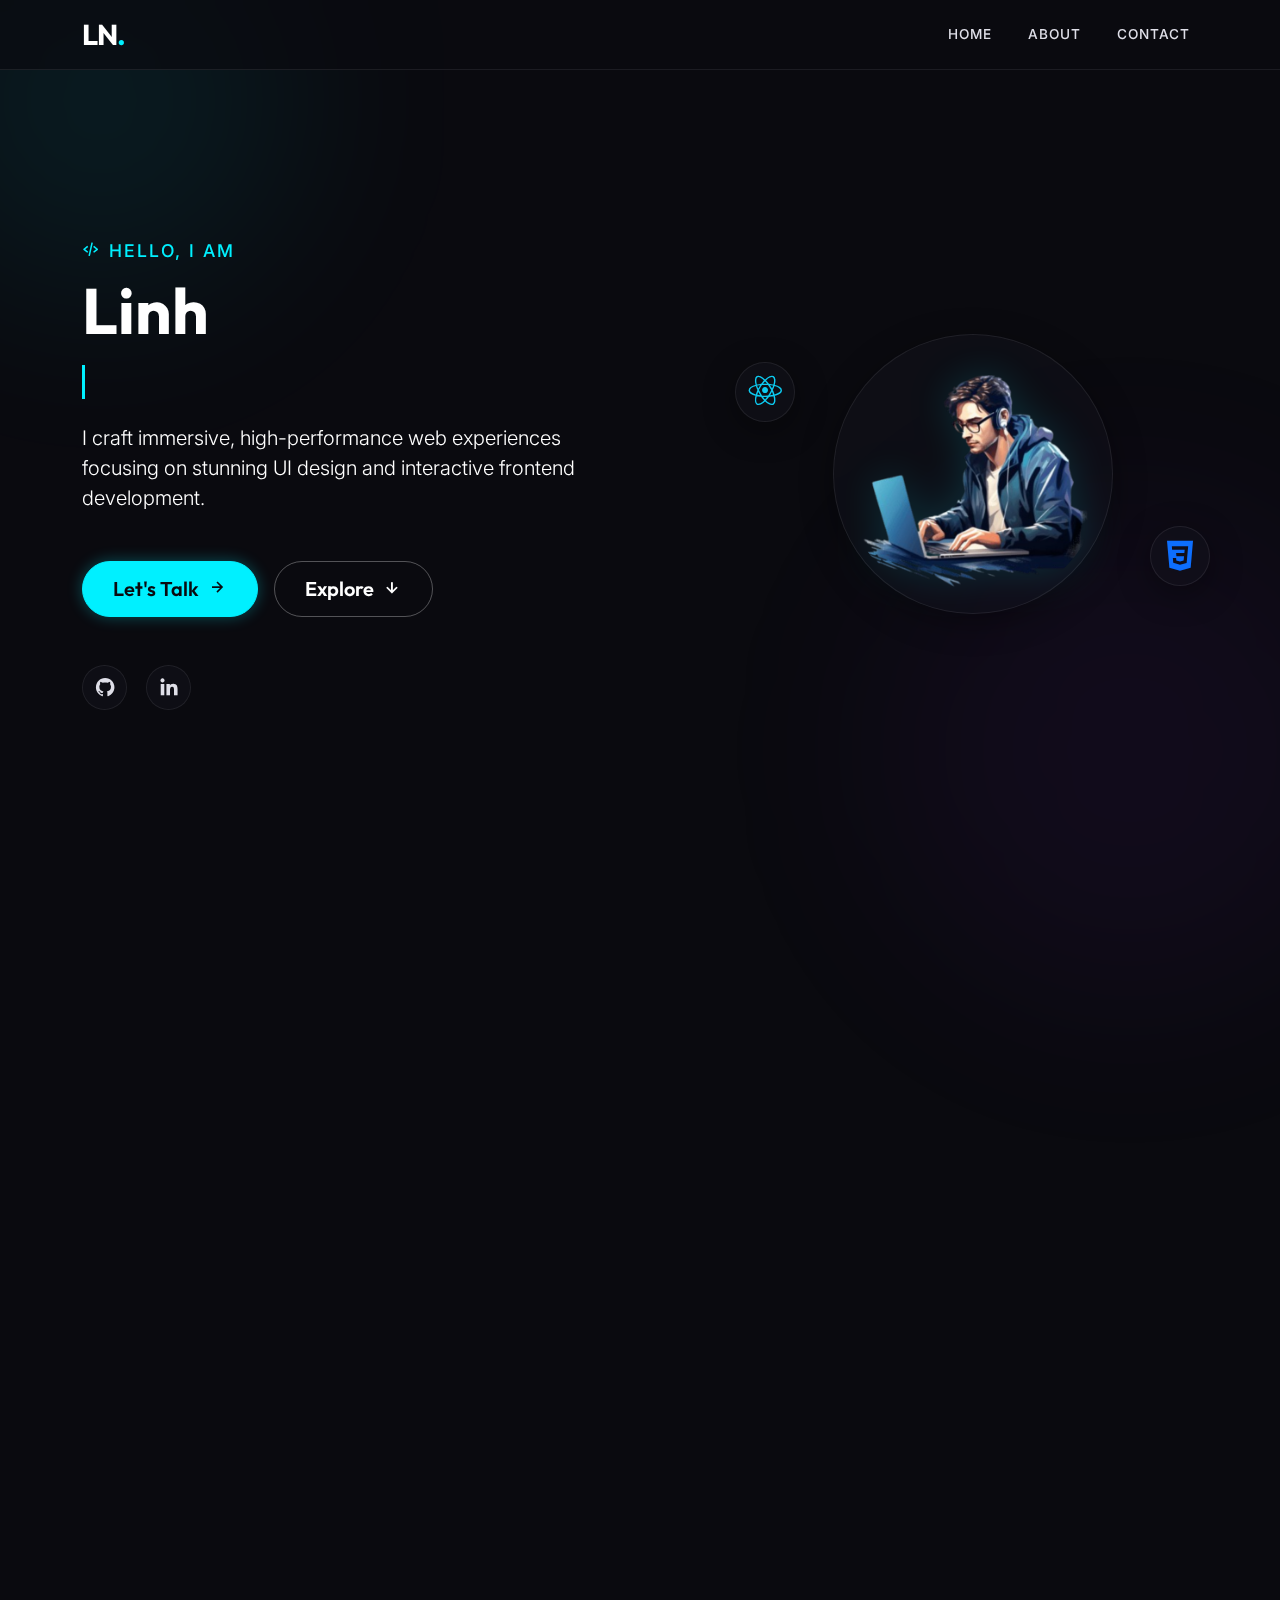
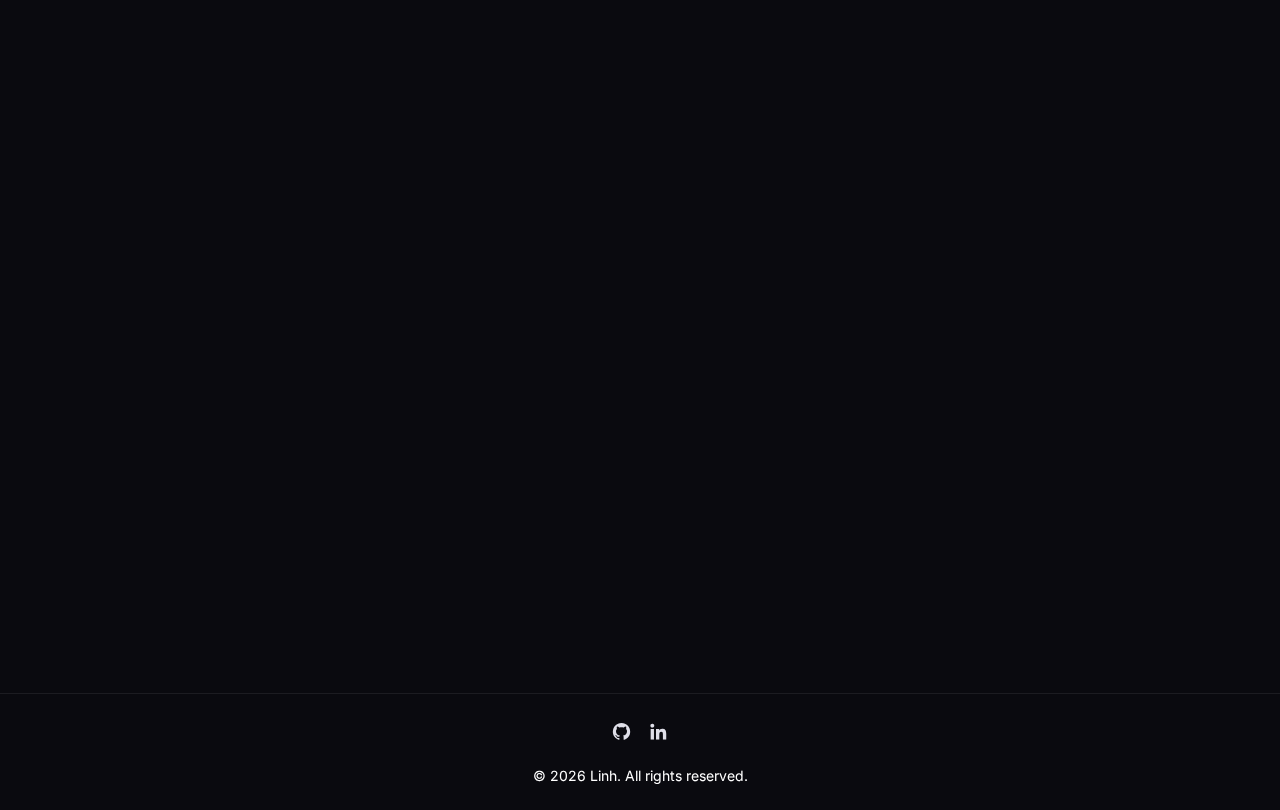
<file: index.html>
<!DOCTYPE html>
<html lang="en">

<head>
    <meta charset="UTF-8">
    <title>Linh - Portfolio</title>
    <meta name="viewport" content="width=device-width, initial-scale=1">
    <link rel="icon" href="./assets/image/favicon.jpg">

    <!-- SEO -->
    <meta name="description" content="Linh Nguyen Portfolio Website">
    <meta name="keywords" content="web developer, portfolio, frontend">
    <meta name="author" content="Linh Nguyen">

    <!-- Google Fonts: Outfit and Inter -->
    <link rel="preconnect" href="https://fonts.googleapis.com">
    <link rel="preconnect" href="https://fonts.gstatic.com" crossorigin>
    <link
        href="https://fonts.googleapis.com/css2?family=Inter:wght@300;400;500;600&family=Outfit:wght@400;600;800;900&display=swap"
        rel="stylesheet">

    <!-- Boxicons -->
    <link href='https://unpkg.com/boxicons@2.1.4/css/boxicons.min.css' rel='stylesheet'>

    <!-- Bootstrap CDN -->
    <link href="https://cdn.jsdelivr.net/npm/bootstrap@5.3.2/dist/css/bootstrap.min.css" rel="stylesheet">

    <link rel="stylesheet" href="./assets/style.css">
</head>

<body class="bg-dark-theme">

    <header>
        <!-- Navbar (Glassmorphism) -->
        <nav class="navbar navbar-expand-lg navbar-dark fixed-top glass-nav">
            <div class="container">
                <a class="navbar-brand fw-bold logo-text" href="#">LN<span class="text-primary-accent">.</span></a>
                <button class="navbar-toggler" type="button" data-bs-toggle="collapse" data-bs-target="#navbarNav">
                    <span class="navbar-toggler-icon"></span>
                </button>

                <div class="collapse navbar-collapse" id="navbarNav">
                    <ul class="navbar-nav ms-auto fw-medium">
                        <li class="nav-item"><a class="nav-link" href="#home">Home</a></li>
                        <li class="nav-item"><a class="nav-link" href="#about">About</a></li>
                        <li class="nav-item"><a class="nav-link" href="#contact">Contact</a></li>
                    </ul>
                </div>
            </div>
        </nav>
    </header>

    <!-- Background Elements -->
    <div class="bg-shape shape-1"></div>
    <div class="bg-shape shape-2"></div>

    <main>
        <!-- Hero / Home -->
        <section id="home" class="min-vh-100 d-flex align-items-center position-relative overflow-hidden pt-5">
            <div class="container z-index-1">
                <div class="row align-items-center justify-content-between flex-column-reverse flex-lg-row">

                    <div class="col-lg-6 mt-5 mt-lg-0 scroll-anim reveal-left">
                        <p class="greeting-text text-primary-accent mb-2"><i class='bx bx-code-alt'></i> Hello, I
                            am</p>
                        <h1 class="display-3 fw-bolder text-white mb-3">Linh</h1>
                        <h2 class="h3 text-light mb-4 text-opacity-75">
                            <span class="typing-text"></span><span class="cursor">&nbsp;</span>
                        </h2>
                        <p class="lead text mb-5 pe-lg-5">
                            I craft immersive, high-performance web experiences focusing on stunning UI design and
                            interactive frontend development.
                        </p>
                        <div class="d-flex gap-3">
                            <a href="#contact" class="btn btn-primary-custom btn-lg">Let's Talk <i
                                    class='bx bx-right-arrow-alt ms-1'></i></a>
                            <a href="#about" class="btn btn-outline-custom btn-lg">Explore <i
                                    class='bx bx-down-arrow-alt ms-1'></i></a>
                        </div>

                        <div class="social-links mt-5">
                            <a href="#" class="social-icon"><i class='bx bxl-github'></i></a>
                            <a href="#" class="social-icon"><i class='bx bxl-linkedin'></i></a>
                        </div>
                    </div>

                    <div class="col-lg-5 text-center position-relative scroll-anim reveal-right">
                        <div class="hero-image-wrapper glass-card p-2 rounded-circle mx-auto">
                            <img src="./assets/image/coder.png" class="img-fluid rounded-circle"
                                alt="Linh - Frontend Developer">
                        </div>
                        <div class="floating-badge badge-1 glass-card">
                            <i class='bx bxl-react text-info fs-1'></i>
                        </div>
                        <div class="floating-badge badge-2 glass-card">
                            <i class='bx bxl-css3 text-primary fs-1'></i>
                        </div>
                    </div>

                </div>
            </div>
        </section>

        <!-- About -->
        <section id="about" class="py-6 position-relative z-index-1">
            <div class="container">
                <div class="text-center mb-5 scroll-anim reveal-up">
                    <h2 class="section-title text-white fw-bold">About <span class="text-primary-accent">Me</span></h2>
                    <div class="divider mx-auto"></div>
                </div>

                <div class="row g-5 align-items-center">
                    <div class="col-lg-6 scroll-anim reveal-left">
                        <div class="glass-card p-4 p-md-5 rounded-4 h-100">
                            <!-- <h3 class="h4 text-white mb-4"></h3> -->
                            <p class="text-white leading-relaxed">
                                As a Software Engineering student, I focus on developing high-quality
                                software following best practices, clean code principles,
                                and structured development processes.
                                I am constantly learning and applying modern technologies to build efficient solutions.
                            </p>
                        </div>
                    </div>

                    <div class="col-lg-6 scroll-anim reveal-right">
                        <div class="row g-4">
                            <div class="col-sm-6">
                                <div class="skill-card glass-card rounded-4 p-4 text-center h-100">
                                    <div class="skill-icon mb-3 text-primary-accent">
                                        <i class='bx bx-code-curly fs-1'></i>
                                    </div>
                                    <h4 class="h5 text-white">Frontend Dev</h4>
                                    <p class="text-white small mb-0">HTML, CSS, JS, React</p>
                                </div>
                            </div>
                            <div class="col-sm-6">
                                <div class="skill-card glass-card rounded-4 p-4 text-center h-100">
                                    <div class="skill-icon mb-3 text-info">
                                        <i class='bx bxs-palette fs-1'></i>
                                    </div>
                                    <h4 class="h5 text-white">UI/UX Design</h4>
                                    <p class="text-white small mb-0">Figma</p>
                                </div>
                            </div>
                            <div class="col-sm-6">
                                <div class="skill-card glass-card rounded-4 p-4 text-center h-100">
                                    <div class="skill-icon mb-3 text-warning">
                                        <i class='bx bxl-bootstrap fs-1'></i>
                                    </div>
                                    <h4 class="h5 text-white">Frameworks</h4>
                                    <p class="text-white small mb-0">Bootstrap</p>
                                </div>
                            </div>
                            <div class="col-sm-6">
                                <div class="skill-card glass-card rounded-4 p-4 text-center h-100">
                                    <div class="skill-icon mb-3 text-success">
                                        <i class='bx bx-devices fs-1'></i>
                                    </div>
                                    <h4 class="h5 text-white">Responsive</h4>
                                    <p class="text-white small mb-0">Mobile-First Approach</p>
                                </div>
                            </div>
                        </div>
                    </div>
                </div>
            </div>
        </section>

        <!-- Contact -->
        <section id="contact" class="py-6 position-relative z-index-1">
            <div class="container">
                <div class="text-center mb-5 scroll-anim reveal-up">
                    <h2 class="section-title text-white fw-bold">Contact <span class="text-primary-accent">Me</span>
                    </h2>
                    <div class="divider mx-auto"></div>
                    <p class="text-muted mt-3">Let's build something amazing together.</p>
                </div>

                <div class="row justify-content-center scroll-anim reveal-up">
                    <div class="col-lg-8">
                        <div class="glass-card p-4 p-md-5 rounded-4">
                            <form id="contactForm" class="contact-form">
                                <div class="row g-4">
                                    <div class="col-md-6">
                                        <div class="form-floating input-group-custom">
                                            <input type="text" class="form-control" id="name" placeholder="Name"
                                                required>
                                            <label for="name">Your Name</label>
                                        </div>
                                    </div>
                                    <div class="col-md-6">
                                        <div class="form-floating input-group-custom">
                                            <input type="email" class="form-control" id="email" placeholder="Email"
                                                required>
                                            <label for="email">Your Email</label>
                                        </div>
                                    </div>
                                    <div class="col-12">
                                        <div class="form-floating input-group-custom">
                                            <textarea class="form-control" id="message" placeholder="Message"
                                                style="height: 150px" required></textarea>
                                            <label for="message">Your Message</label>
                                        </div>
                                    </div>
                                    <div class="col-12 text-center mt-4">
                                        <button type="submit"
                                            class="btn btn-primary-custom btn-lg w-100 position-relative"
                                            id="submitBtn">
                                            <span class="btn-text">Send Message <i class='bx bx-send ms-2'></i></span>
                                            <span class="spinner-border spinner-border-sm d-none" role="status"
                                                aria-hidden="true"></span>
                                        </button>
                                    </div>
                                </div>
                            </form>
                        </div>
                    </div>
                </div>
            </div>
        </section>
    </main>

    <footer class="py-4 position-relative z-index-1 text-center glass-footer">
        <div class="container">
            <div class="d-flex justify-content-center mb-3">
                <a href="#" class="social-icon-footer mx-2"><i class='bx bxl-github'></i></a>
                <a href="#" class="social-icon-footer mx-2"><i class='bx bxl-linkedin'></i></a>
            </div>
            <p class="mb-0 text-white small">
                &copy; <span id="year"></span> Linh. All rights reserved.
            </p>
        </div>
    </footer>

    <script src="./assets/script.js"></script>
    <script src="https://cdn.jsdelivr.net/npm/bootstrap@5.3.2/dist/js/bootstrap.bundle.min.js"></script>

</body>

</html>
</file>
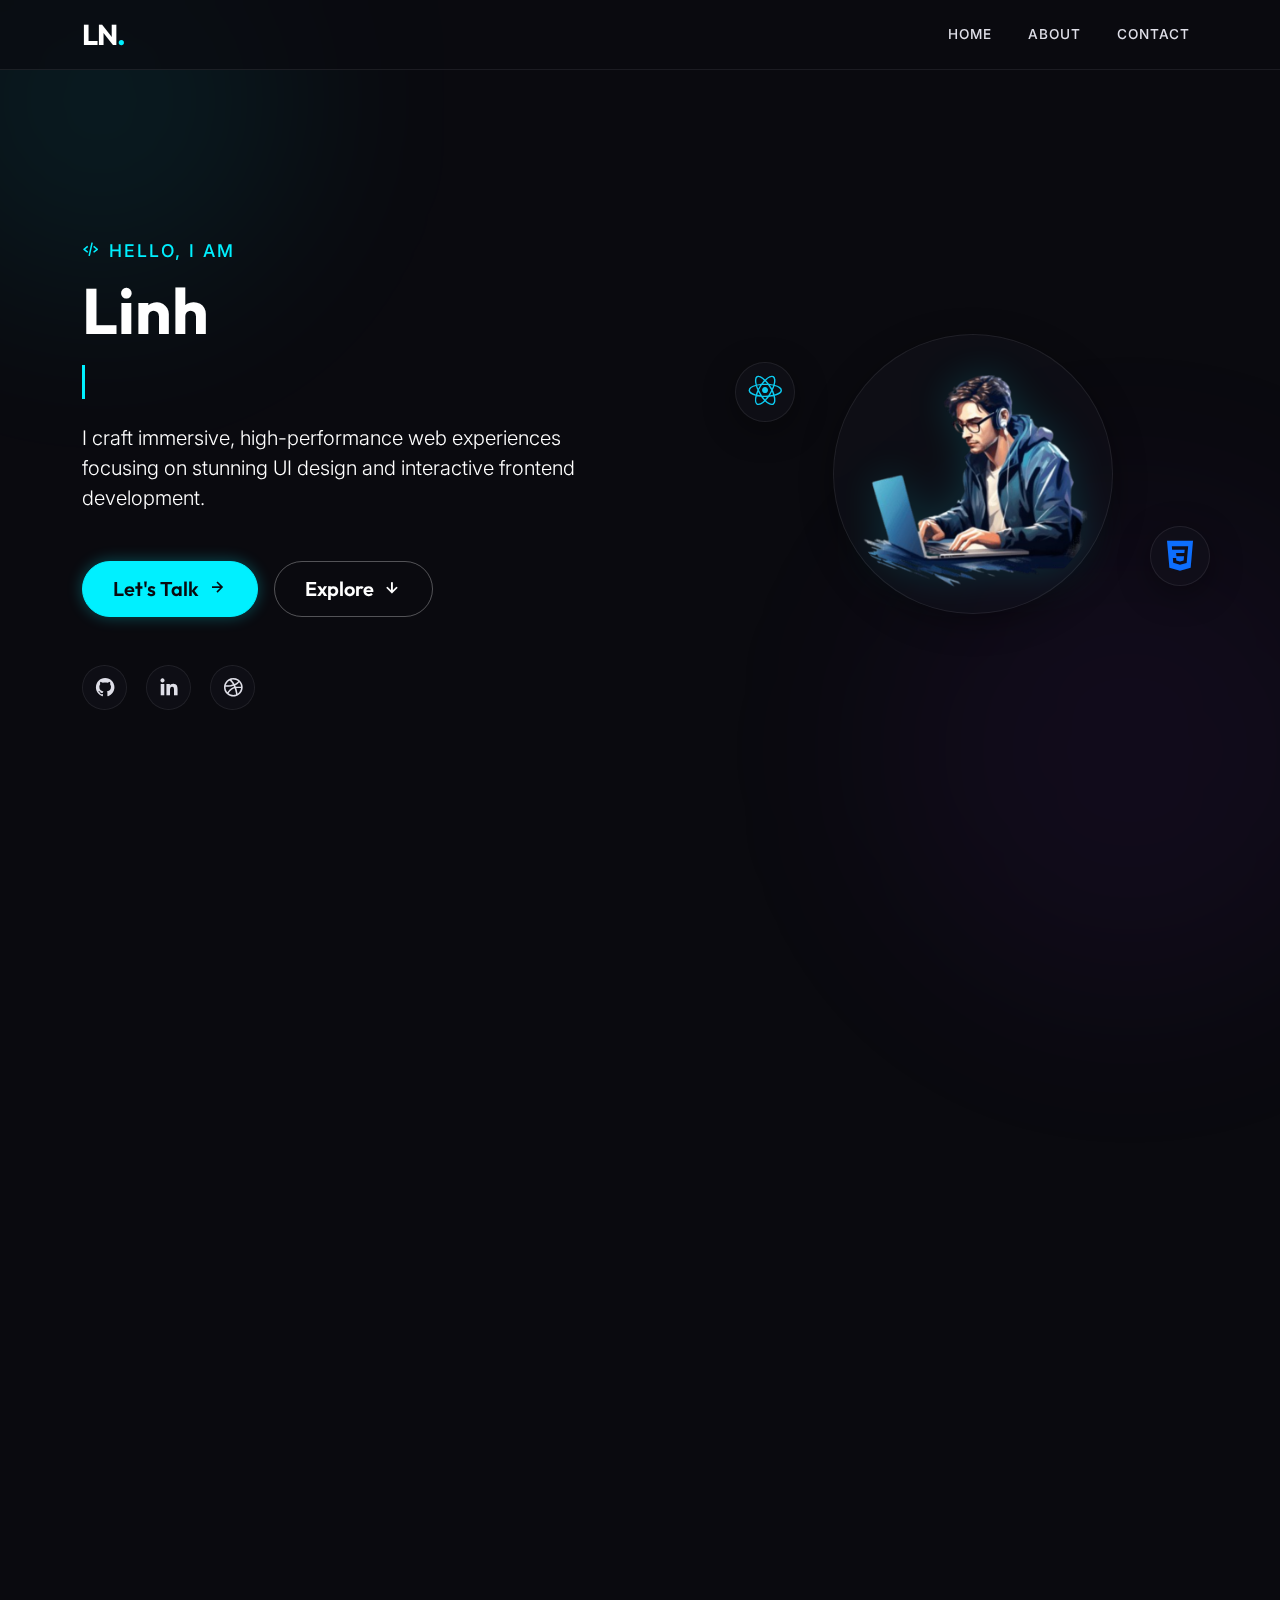
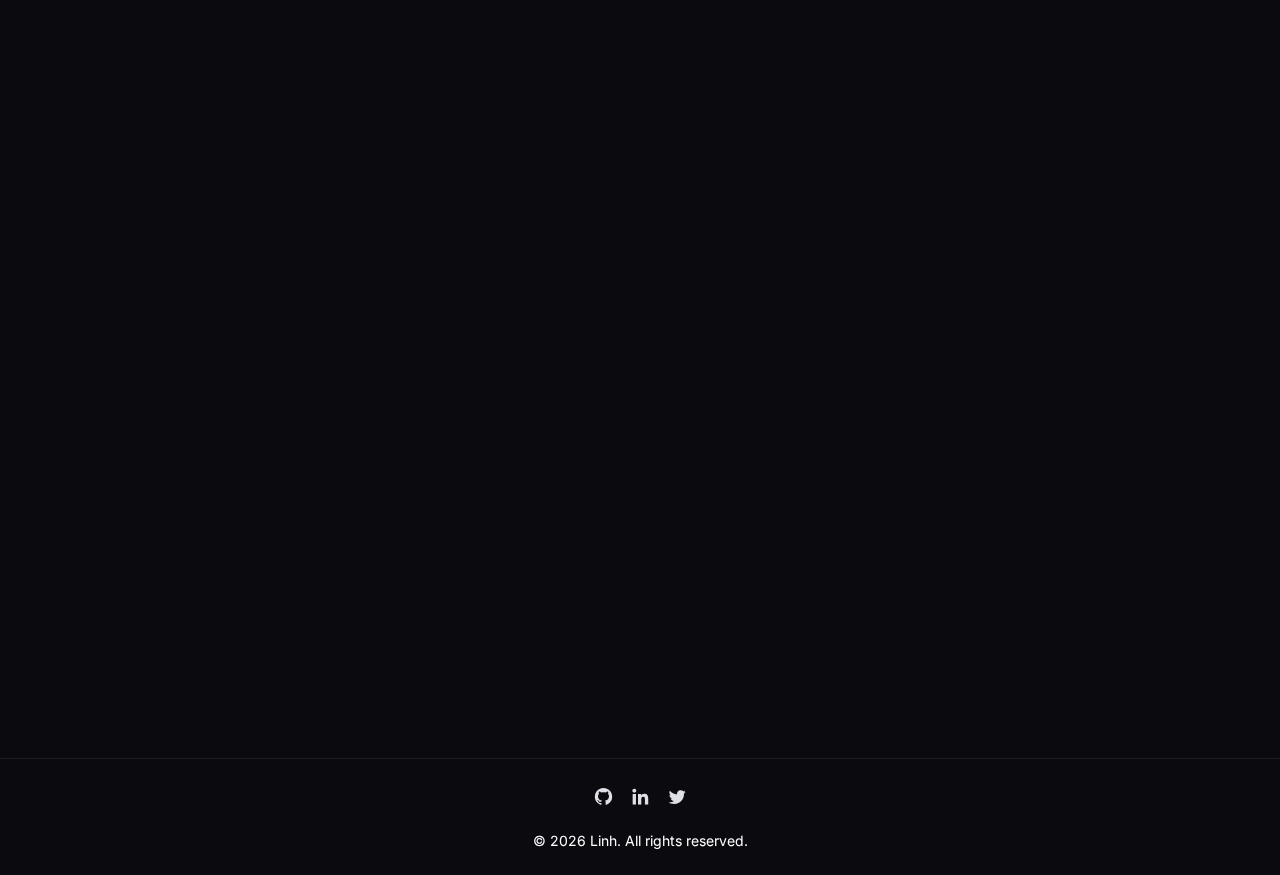
<file: portfolio/index.html>
<!DOCTYPE html>
<html lang="en">

<head>
    <meta charset="UTF-8">
    <title>Linh - Portfolio</title>
    <meta name="viewport" content="width=device-width, initial-scale=1">

    <!-- Google Fonts: Outfit and Inter -->
    <link rel="preconnect" href="https://fonts.googleapis.com">
    <link rel="preconnect" href="https://fonts.gstatic.com" crossorigin>
    <link
        href="https://fonts.googleapis.com/css2?family=Inter:wght@300;400;500;600&family=Outfit:wght@400;600;800;900&display=swap"
        rel="stylesheet">

    <!-- Boxicons -->
    <link href='https://unpkg.com/boxicons@2.1.4/css/boxicons.min.css' rel='stylesheet'>

    <!-- Bootstrap CDN -->
    <link href="https://cdn.jsdelivr.net/npm/bootstrap@5.3.2/dist/css/bootstrap.min.css" rel="stylesheet">

    <link rel="stylesheet" href="./assets/style.css">
</head>

<body class="bg-dark-theme">

    <header>
        <!-- Navbar (Glassmorphism) -->
        <nav class="navbar navbar-expand-lg navbar-dark fixed-top glass-nav">
            <div class="container">
                <a class="navbar-brand fw-bold logo-text" href="#">LN<span class="text-primary-accent">.</span></a>
                <button class="navbar-toggler" type="button" data-bs-toggle="collapse" data-bs-target="#navbarNav">
                    <span class="navbar-toggler-icon"></span>
                </button>

                <div class="collapse navbar-collapse" id="navbarNav">
                    <ul class="navbar-nav ms-auto fw-medium">
                        <li class="nav-item"><a class="nav-link" href="#home">Home</a></li>
                        <li class="nav-item"><a class="nav-link" href="#about">About</a></li>
                        <li class="nav-item"><a class="nav-link" href="#contact">Contact</a></li>
                    </ul>
                </div>
            </div>
        </nav>
    </header>

    <!-- Background Elements -->
    <div class="bg-shape shape-1"></div>
    <div class="bg-shape shape-2"></div>

    <main>
        <!-- Hero / Home -->
        <section id="home" class="min-vh-100 d-flex align-items-center position-relative overflow-hidden pt-5">
            <div class="container z-index-1">
                <div class="row align-items-center justify-content-between flex-column-reverse flex-lg-row">

                    <div class="col-lg-6 mt-5 mt-lg-0 scroll-anim reveal-left">
                        <p class="greeting-text text-primary-accent mb-2"><i class='bx bx-code-alt'></i> Hello, I
                            am</p>
                        <h1 class="display-3 fw-bolder text-white mb-3">Linh</h1>
                        <h2 class="h3 text-light mb-4 text-opacity-75">
                            <span class="typing-text"></span><span class="cursor">&nbsp;</span>
                        </h2>
                        <p class="lead text mb-5 pe-lg-5">
                            I craft immersive, high-performance web experiences focusing on stunning UI design and
                            interactive frontend development.
                        </p>
                        <div class="d-flex gap-3">
                            <a href="#contact" class="btn btn-primary-custom btn-lg">Let's Talk <i
                                    class='bx bx-right-arrow-alt ms-1'></i></a>
                            <a href="#about" class="btn btn-outline-custom btn-lg">Explore <i
                                    class='bx bx-down-arrow-alt ms-1'></i></a>
                        </div>

                        <div class="social-links mt-5">
                            <a href="#" class="social-icon"><i class='bx bxl-github'></i></a>
                            <a href="#" class="social-icon"><i class='bx bxl-linkedin'></i></a>
                            <a href="#" class="social-icon"><i class='bx bxl-dribbble'></i></a>
                        </div>
                    </div>

                    <div class="col-lg-5 text-center position-relative scroll-anim reveal-right">
                        <div class="hero-image-wrapper glass-card p-2 rounded-circle mx-auto">
                            <img src="./assets/image/coder.png" class="img-fluid rounded-circle"
                                alt="Linh - Frontend Developer">
                        </div>
                        <div class="floating-badge badge-1 glass-card">
                            <i class='bx bxl-react text-info fs-1'></i>
                        </div>
                        <div class="floating-badge badge-2 glass-card">
                            <i class='bx bxl-css3 text-primary fs-1'></i>
                        </div>
                    </div>

                </div>
            </div>
        </section>

        <!-- About -->
        <section id="about" class="py-6 position-relative z-index-1">
            <div class="container">
                <div class="text-center mb-5 scroll-anim reveal-up">
                    <h2 class="section-title text-white fw-bold">About <span class="text-primary-accent">Me</span></h2>
                    <div class="divider mx-auto"></div>
                </div>

                <div class="row g-5 align-items-center">
                    <div class="col-lg-6 scroll-anim reveal-left">
                        <div class="glass-card p-4 p-md-5 rounded-4 h-100">
                            <h3 class="h4 text-white mb-4">My Journey</h3>
                            <p class="text-white leading-relaxed">
                                With a deep passion for pixel-perfect design and smooth user experiences, I bridge the
                                gap between aesthetics and functionality.
                            </p>
                            <p class="text-white leading-relaxed">
                                I specialize in building responsive, accessible, and fast web applications using modern
                                technologies. My approach generally involves writing clean, maintainable code while
                                keeping an eye on the latest design trends like glassmorphism and dark mode interfaces.
                            </p>
                        </div>
                    </div>

                    <div class="col-lg-6 scroll-anim reveal-right">
                        <div class="row g-4">
                            <div class="col-sm-6">
                                <div class="skill-card glass-card rounded-4 p-4 text-center h-100">
                                    <div class="skill-icon mb-3 text-primary-accent">
                                        <i class='bx bx-code-curly fs-1'></i>
                                    </div>
                                    <h4 class="h5 text-white">Frontend Dev</h4>
                                    <p class="text-muted small mb-0">HTML, CSS, JS, React</p>
                                </div>
                            </div>
                            <div class="col-sm-6">
                                <div class="skill-card glass-card rounded-4 p-4 text-center h-100">
                                    <div class="skill-icon mb-3 text-info">
                                        <i class='bx bxs-palette fs-1'></i>
                                    </div>
                                    <h4 class="h5 text-white">UI/UX Design</h4>
                                    <p class="text-muted small mb-0">Figma, Wireframing</p>
                                </div>
                            </div>
                            <div class="col-sm-6">
                                <div class="skill-card glass-card rounded-4 p-4 text-center h-100">
                                    <div class="skill-icon mb-3 text-warning">
                                        <i class='bx bxl-bootstrap fs-1'></i>
                                    </div>
                                    <h4 class="h5 text-white">Frameworks</h4>
                                    <p class="text-muted small mb-0">Bootstrap, Tailwind</p>
                                </div>
                            </div>
                            <div class="col-sm-6">
                                <div class="skill-card glass-card rounded-4 p-4 text-center h-100">
                                    <div class="skill-icon mb-3 text-success">
                                        <i class='bx bx-devices fs-1'></i>
                                    </div>
                                    <h4 class="h5 text-white">Responsive</h4>
                                    <p class="text-muted small mb-0">Mobile-First Approach</p>
                                </div>
                            </div>
                        </div>
                    </div>
                </div>
            </div>
        </section>

        <!-- Contact -->
        <section id="contact" class="py-6 position-relative z-index-1">
            <div class="container">
                <div class="text-center mb-5 scroll-anim reveal-up">
                    <h2 class="section-title text-white fw-bold">Contact <span class="text-primary-accent">Me</span>
                    </h2>
                    <div class="divider mx-auto"></div>
                    <p class="text-muted mt-3">Let's build something amazing together.</p>
                </div>

                <div class="row justify-content-center scroll-anim reveal-up">
                    <div class="col-lg-8">
                        <div class="glass-card p-4 p-md-5 rounded-4">
                            <form id="contactForm" class="contact-form">
                                <div class="row g-4">
                                    <div class="col-md-6">
                                        <div class="form-floating input-group-custom">
                                            <input type="text" class="form-control" id="name" placeholder="Name"
                                                required>
                                            <label for="name">Your Name</label>
                                        </div>
                                    </div>
                                    <div class="col-md-6">
                                        <div class="form-floating input-group-custom">
                                            <input type="email" class="form-control" id="email" placeholder="Email"
                                                required>
                                            <label for="email">Your Email</label>
                                        </div>
                                    </div>
                                    <div class="col-12">
                                        <div class="form-floating input-group-custom">
                                            <textarea class="form-control" id="message" placeholder="Message"
                                                style="height: 150px" required></textarea>
                                            <label for="message">Your Message</label>
                                        </div>
                                    </div>
                                    <div class="col-12 text-center mt-4">
                                        <button type="submit"
                                            class="btn btn-primary-custom btn-lg w-100 position-relative"
                                            id="submitBtn">
                                            <span class="btn-text">Send Message <i class='bx bx-send ms-2'></i></span>
                                            <span class="spinner-border spinner-border-sm d-none" role="status"
                                                aria-hidden="true"></span>
                                        </button>
                                    </div>
                                </div>
                            </form>
                        </div>
                    </div>
                </div>
            </div>
        </section>
    </main>

    <footer class="py-4 position-relative z-index-1 text-center glass-footer">
        <div class="container">
            <div class="d-flex justify-content-center mb-3">
                <a href="#" class="social-icon-footer mx-2"><i class='bx bxl-github'></i></a>
                <a href="#" class="social-icon-footer mx-2"><i class='bx bxl-linkedin'></i></a>
                <a href="#" class="social-icon-footer mx-2"><i class='bx bxl-twitter'></i></a>
            </div>
            <p class="mb-0 text-white small">
                &copy; <span id="year"></span> Linh. All rights reserved.
            </p>
        </div>
    </footer>

    <script src="./assets/script.js"></script>
    <script src="https://cdn.jsdelivr.net/npm/bootstrap@5.3.2/dist/js/bootstrap.bundle.min.js"></script>

</body>

</html>
</file>
<file: assets/style.css>
/* ======== CSS Variables & Reset ======== */
:root {
    --bg-dark: #0a0a0f;
    --bg-card: rgba(20, 20, 30, 0.4);
    --primary-accent: #00f0ff;
    --primary-hover: #00c3cc;
    --text-main: #ffffff;
    --text-muted: #dfdfe8;
    --glass-border: rgba(255, 255, 255, 0.08);
    --glass-shadow: 0 8px 32px 0 rgba(0, 0, 0, 0.37);
    --font-heading: 'Outfit', sans-serif;
    --font-body: 'Inter', sans-serif;
}

* {
    margin: 0;
    padding: 0;
    box-sizing: border-box;
}

html {
    scroll-behavior: smooth;
}

body.bg-dark-theme {
    background-color: var(--bg-dark);
    color: var(--text-main);
    font-family: var(--font-body);
    overflow-x: hidden;
}

h1,
h2,
h3,
h4,
h5,
h6,
.navbar-brand {
    font-family: var(--font-heading);
}

.py-6 {
    padding-top: 100px;
    padding-bottom: 100px;
}

.text-primary-accent {
    color: var(--primary-accent) !important;
}

.z-index-1 {
    z-index: 1;
}

.leading-relaxed {
    line-height: 1.8;
}

/* ======== Background Elements ======== */
.bg-shape {
    position: fixed;
    border-radius: 50%;
    filter: blur(100px);
    z-index: 0;
    opacity: 0.5;
    pointer-events: none;
}

.shape-1 {
    top: -100px;
    left: -100px;
    width: 400px;
    height: 400px;
    background: rgba(0, 240, 255, 0.15);
}

.shape-2 {
    bottom: -100px;
    right: -100px;
    width: 500px;
    height: 500px;
    background: rgba(138, 43, 226, 0.12);
    /* Purple tint */
}


/* ======== Glassmorphism utilities ======== */
.glass-nav {
    background: rgba(10, 10, 15, 0.7);
    backdrop-filter: blur(12px);
    -webkit-backdrop-filter: blur(12px);
    border-bottom: 1px solid var(--glass-border);
    transition: all 0.3s ease;
}

.glass-card {
    background: var(--bg-card);
    backdrop-filter: blur(16px);
    -webkit-backdrop-filter: blur(16px);
    border: 1px solid var(--glass-border);
    box-shadow: var(--glass-shadow);
}

.glass-footer {
    background: rgba(10, 10, 15, 0.5);
    backdrop-filter: blur(8px);
    -webkit-backdrop-filter: blur(8px);
    border-top: 1px solid var(--glass-border);
}


/* ======== Navbar ======== */
.navbar-brand.logo-text {
    font-size: 1.8rem;
    letter-spacing: -1px;
}

.navbar .nav-link {
    color: var(--text-muted) !important;
    margin-left: 20px;
    font-weight: 500;
    text-transform: uppercase;
    font-size: 0.85rem;
    letter-spacing: 1px;
    transition: color 0.3s ease;
    position: relative;
}

.navbar .nav-link:hover,
.navbar .nav-link.active {
    color: var(--text-main) !important;
}

.navbar .nav-link::after {
    content: '';
    position: absolute;
    width: 0;
    height: 2px;
    background: var(--primary-accent);
    bottom: 0;
    left: 0;
    transition: width 0.3s ease;
}

.navbar .nav-link:hover::after,
.navbar .nav-link.active::after {
    width: 100%;
}


/* ======== Buttons ======== */
.btn-custom {
    border-radius: 50px;
    padding: 12px 30px;
    font-family: var(--font-heading);
    font-weight: 600;
    letter-spacing: 0.5px;
    transition: all 0.3s ease;
    text-transform: uppercase;
    font-size: 0.9rem;
}

.btn-primary-custom {
    background: var(--primary-accent);
    color: var(--bg-dark);
    border: 1px solid var(--primary-accent);
    border-radius: 50px;
    padding: 12px 30px;
    font-family: var(--font-heading);
    font-weight: 600;
    transition: all 0.3s cubic-bezier(0.25, 0.8, 0.25, 1);
    box-shadow: 0 0 15px rgba(0, 240, 255, 0.3);
}

.btn-primary-custom:hover {
    background: transparent;
    color: var(--primary-accent);
    box-shadow: 0 0 25px rgba(0, 240, 255, 0.5);
}

.btn-outline-custom {
    background: transparent;
    color: var(--text-main);
    border: 1px solid rgba(255, 255, 255, 0.3);
    border-radius: 50px;
    padding: 12px 30px;
    font-family: var(--font-heading);
    font-weight: 600;
    transition: all 0.3s ease;
}

.btn-outline-custom:hover {
    background: rgba(255, 255, 255, 0.1);
    color: white;
    border-color: white;
}


/* ======== Hero Section ======== */
.greeting-text {
    font-size: 1.1rem;
    font-weight: 500;
    letter-spacing: 2px;
    text-transform: uppercase;
}

.hero-image-wrapper {
    width: 280px;
    height: 280px;
    padding: 10px;
}

.hero-image-wrapper img {
    width: 100%;
    height: 100%;
    object-fit: cover;
    filter: drop-shadow(0 0 20px rgba(0, 240, 255, 0.15));
}

.floating-badge {
    position: absolute;
    width: 60px;
    height: 60px;
    border-radius: 50%;
    display: flex;
    align-items: center;
    justify-content: center;
    animation: float 4s ease-in-out infinite;
}

.badge-1 {
    top: 10%;
    left: 0;
    animation-delay: 0s;
}

.badge-2 {
    bottom: 10%;
    right: 0;
    animation-delay: 2s;
}

@keyframes float {
    0% {
        transform: translateY(0px);
    }

    50% {
        transform: translateY(-15px);
    }

    100% {
        transform: translateY(0px);
    }
}

.cursor {
    display: inline-block;
    width: 3px;
    background-color: var(--primary-accent);
    animation: blink 1s step-end infinite;
}

@keyframes blink {

    0%,
    100% {
        opacity: 1;
    }

    50% {
        opacity: 0;
    }
}

.social-icon {
    display: inline-flex;
    align-items: center;
    justify-content: center;
    width: 45px;
    height: 45px;
    border-radius: 50%;
    background: var(--bg-card);
    border: 1px solid var(--glass-border);
    color: var(--text-muted);
    font-size: 1.4rem;
    margin-right: 15px;
    transition: all 0.3s ease;
    text-decoration: none;
}

.social-icon:hover {
    color: var(--primary-accent);
    border-color: var(--primary-accent);
    transform: translateY(-3px);
    box-shadow: 0 5px 15px rgba(0, 240, 255, 0.2);
}

/* ======== About & Skills ======== */
.divider {
    width: 60px;
    height: 3px;
    background: var(--primary-accent);
    border-radius: 3px;
}

.skill-card {
    transition: transform 0.3s ease, box-shadow 0.3s ease;
}

.skill-card:hover {
    transform: translateY(-5px);
    box-shadow: 0 10px 30px rgba(0, 0, 0, 0.5);
    border-color: rgba(255, 255, 255, 0.2);
}

.skill-icon {
    transition: transform 0.3s ease;
}

.skill-card:hover .skill-icon {
    transform: scale(1.1);
}

/* ======== Contact Form ======== */
.input-group-custom .form-control {
    background: transparent;
    border: 1px solid var(--glass-border);
    color: white;
    border-radius: 10px;
}

.input-group-custom .form-control:focus {
    background: rgba(255, 255, 255, 0.03);
    border-color: var(--primary-accent);
    box-shadow: 0 0 0 0.25rem rgba(0, 240, 255, 0.1);
}

.form-floating>label {
    color: var(--text-muted);
}

.form-floating>.form-control:focus~label,
.form-floating>.form-control:not(:placeholder-shown)~label {
    color: var(--primary-accent);
}

.social-icon-footer {
    color: var(--text-muted);
    font-size: 1.3rem;
    transition: color 0.3s ease;
    text-decoration: none;
}

.social-icon-footer:hover {
    color: var(--primary-accent);
}

/* ======== Animations (Scroll Reveal) ======== */
.scroll-anim {
    opacity: 0;
    transition: all 0.8s cubic-bezier(0.5, 0, 0, 1);
}

.reveal-up {
    transform: translateY(50px);
}

.reveal-left {
    transform: translateX(-50px);
}

.reveal-right {
    transform: translateX(50px);
}

.scroll-anim.active {
    opacity: 1;
    transform: translate(0, 0);
}
</file>
<file: portfolio/assets/style.css>
/* ======== CSS Variables & Reset ======== */
:root {
    --bg-dark: #0a0a0f;
    --bg-card: rgba(20, 20, 30, 0.4);
    --primary-accent: #00f0ff;
    --primary-hover: #00c3cc;
    --text-main: #ffffff;
    --text-muted: #dfdfe8;
    --glass-border: rgba(255, 255, 255, 0.08);
    --glass-shadow: 0 8px 32px 0 rgba(0, 0, 0, 0.37);
    --font-heading: 'Outfit', sans-serif;
    --font-body: 'Inter', sans-serif;
}

* {
    margin: 0;
    padding: 0;
    box-sizing: border-box;
}

html {
    scroll-behavior: smooth;
}

body.bg-dark-theme {
    background-color: var(--bg-dark);
    color: var(--text-main);
    font-family: var(--font-body);
    overflow-x: hidden;
}

h1,
h2,
h3,
h4,
h5,
h6,
.navbar-brand {
    font-family: var(--font-heading);
}

.py-6 {
    padding-top: 100px;
    padding-bottom: 100px;
}

.text-primary-accent {
    color: var(--primary-accent) !important;
}

.z-index-1 {
    z-index: 1;
}

.leading-relaxed {
    line-height: 1.8;
}

/* ======== Background Elements ======== */
.bg-shape {
    position: fixed;
    border-radius: 50%;
    filter: blur(100px);
    z-index: 0;
    opacity: 0.5;
    pointer-events: none;
}

.shape-1 {
    top: -100px;
    left: -100px;
    width: 400px;
    height: 400px;
    background: rgba(0, 240, 255, 0.15);
}

.shape-2 {
    bottom: -100px;
    right: -100px;
    width: 500px;
    height: 500px;
    background: rgba(138, 43, 226, 0.12);
    /* Purple tint */
}


/* ======== Glassmorphism utilities ======== */
.glass-nav {
    background: rgba(10, 10, 15, 0.7);
    backdrop-filter: blur(12px);
    -webkit-backdrop-filter: blur(12px);
    border-bottom: 1px solid var(--glass-border);
    transition: all 0.3s ease;
}

.glass-card {
    background: var(--bg-card);
    backdrop-filter: blur(16px);
    -webkit-backdrop-filter: blur(16px);
    border: 1px solid var(--glass-border);
    box-shadow: var(--glass-shadow);
}

.glass-footer {
    background: rgba(10, 10, 15, 0.5);
    backdrop-filter: blur(8px);
    -webkit-backdrop-filter: blur(8px);
    border-top: 1px solid var(--glass-border);
}


/* ======== Navbar ======== */
.navbar-brand.logo-text {
    font-size: 1.8rem;
    letter-spacing: -1px;
}

.navbar .nav-link {
    color: var(--text-muted) !important;
    margin-left: 20px;
    font-weight: 500;
    text-transform: uppercase;
    font-size: 0.85rem;
    letter-spacing: 1px;
    transition: color 0.3s ease;
    position: relative;
}

.navbar .nav-link:hover,
.navbar .nav-link.active {
    color: var(--text-main) !important;
}

.navbar .nav-link::after {
    content: '';
    position: absolute;
    width: 0;
    height: 2px;
    background: var(--primary-accent);
    bottom: 0;
    left: 0;
    transition: width 0.3s ease;
}

.navbar .nav-link:hover::after,
.navbar .nav-link.active::after {
    width: 100%;
}


/* ======== Buttons ======== */
.btn-custom {
    border-radius: 50px;
    padding: 12px 30px;
    font-family: var(--font-heading);
    font-weight: 600;
    letter-spacing: 0.5px;
    transition: all 0.3s ease;
    text-transform: uppercase;
    font-size: 0.9rem;
}

.btn-primary-custom {
    background: var(--primary-accent);
    color: var(--bg-dark);
    border: 1px solid var(--primary-accent);
    border-radius: 50px;
    padding: 12px 30px;
    font-family: var(--font-heading);
    font-weight: 600;
    transition: all 0.3s cubic-bezier(0.25, 0.8, 0.25, 1);
    box-shadow: 0 0 15px rgba(0, 240, 255, 0.3);
}

.btn-primary-custom:hover {
    background: transparent;
    color: var(--primary-accent);
    box-shadow: 0 0 25px rgba(0, 240, 255, 0.5);
}

.btn-outline-custom {
    background: transparent;
    color: var(--text-main);
    border: 1px solid rgba(255, 255, 255, 0.3);
    border-radius: 50px;
    padding: 12px 30px;
    font-family: var(--font-heading);
    font-weight: 600;
    transition: all 0.3s ease;
}

.btn-outline-custom:hover {
    background: rgba(255, 255, 255, 0.1);
    color: white;
    border-color: white;
}


/* ======== Hero Section ======== */
.greeting-text {
    font-size: 1.1rem;
    font-weight: 500;
    letter-spacing: 2px;
    text-transform: uppercase;
}

.hero-image-wrapper {
    width: 280px;
    height: 280px;
    padding: 10px;
}

.hero-image-wrapper img {
    width: 100%;
    height: 100%;
    object-fit: cover;
    filter: drop-shadow(0 0 20px rgba(0, 240, 255, 0.15));
}

.floating-badge {
    position: absolute;
    width: 60px;
    height: 60px;
    border-radius: 50%;
    display: flex;
    align-items: center;
    justify-content: center;
    animation: float 4s ease-in-out infinite;
}

.badge-1 {
    top: 10%;
    left: 0;
    animation-delay: 0s;
}

.badge-2 {
    bottom: 10%;
    right: 0;
    animation-delay: 2s;
}

@keyframes float {
    0% {
        transform: translateY(0px);
    }

    50% {
        transform: translateY(-15px);
    }

    100% {
        transform: translateY(0px);
    }
}

.cursor {
    display: inline-block;
    width: 3px;
    background-color: var(--primary-accent);
    animation: blink 1s step-end infinite;
}

@keyframes blink {

    0%,
    100% {
        opacity: 1;
    }

    50% {
        opacity: 0;
    }
}

.social-icon {
    display: inline-flex;
    align-items: center;
    justify-content: center;
    width: 45px;
    height: 45px;
    border-radius: 50%;
    background: var(--bg-card);
    border: 1px solid var(--glass-border);
    color: var(--text-muted);
    font-size: 1.4rem;
    margin-right: 15px;
    transition: all 0.3s ease;
    text-decoration: none;
}

.social-icon:hover {
    color: var(--primary-accent);
    border-color: var(--primary-accent);
    transform: translateY(-3px);
    box-shadow: 0 5px 15px rgba(0, 240, 255, 0.2);
}

/* ======== About & Skills ======== */
.divider {
    width: 60px;
    height: 3px;
    background: var(--primary-accent);
    border-radius: 3px;
}

.skill-card {
    transition: transform 0.3s ease, box-shadow 0.3s ease;
}

.skill-card:hover {
    transform: translateY(-5px);
    box-shadow: 0 10px 30px rgba(0, 0, 0, 0.5);
    border-color: rgba(255, 255, 255, 0.2);
}

.skill-icon {
    transition: transform 0.3s ease;
}

.skill-card:hover .skill-icon {
    transform: scale(1.1);
}

/* ======== Contact Form ======== */
.input-group-custom .form-control {
    background: transparent;
    border: 1px solid var(--glass-border);
    color: white;
    border-radius: 10px;
}

.input-group-custom .form-control:focus {
    background: rgba(255, 255, 255, 0.03);
    border-color: var(--primary-accent);
    box-shadow: 0 0 0 0.25rem rgba(0, 240, 255, 0.1);
}

.form-floating>label {
    color: var(--text-muted);
}

.form-floating>.form-control:focus~label,
.form-floating>.form-control:not(:placeholder-shown)~label {
    color: var(--primary-accent);
}

.social-icon-footer {
    color: var(--text-muted);
    font-size: 1.3rem;
    transition: color 0.3s ease;
    text-decoration: none;
}

.social-icon-footer:hover {
    color: var(--primary-accent);
}

/* ======== Animations (Scroll Reveal) ======== */
.scroll-anim {
    opacity: 0;
    transition: all 0.8s cubic-bezier(0.5, 0, 0, 1);
}

.reveal-up {
    transform: translateY(50px);
}

.reveal-left {
    transform: translateX(-50px);
}

.reveal-right {
    transform: translateX(50px);
}

.scroll-anim.active {
    opacity: 1;
    transform: translate(0, 0);
}
</file>
